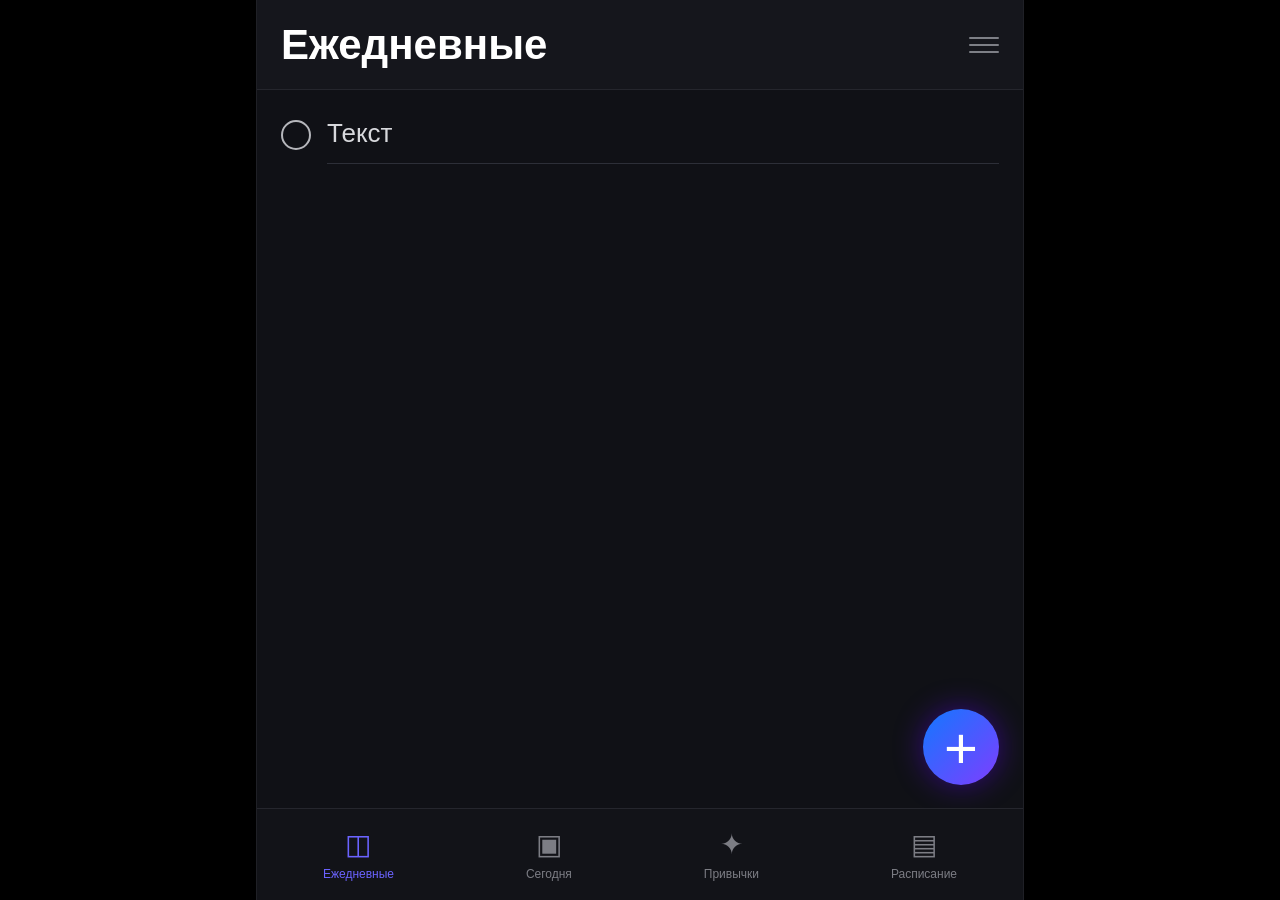
<file: nev1.html>
<!DOCTYPE html>
<html lang="ru">
<head>
  <meta charset="UTF-8" />
  <meta name="viewport" content="width=device-width, initial-scale=1.0" />
  <title>Ежедневные</title>

  <style>

    *{
      margin:0;
      padding:0;
      box-sizing:border-box;
      font-family:Arial,sans-serif;
    }

    body{
      background:#000;
      display:flex;
      justify-content:center;
      align-items:center;
      min-height:100vh;
      overflow:hidden;
    }

    .app{
      width:100%;
      max-width:768px;
      height:100vh;
      background:#101116;
      position:relative;
      overflow:hidden;
      border-left:1px solid #1f2026;
      border-right:1px solid #1f2026;
    }

    .header{
      height:90px;
      background:#15161c;
      border-bottom:1px solid #25262d;
      display:flex;
      align-items:center;
      justify-content:space-between;
      padding:0 24px;
    }

    .header h1{
      color:white;
      font-size:42px;
      font-weight:600;
    }

    .menu{
      display:flex;
      flex-direction:column;
      gap:5px;
      cursor:pointer;
    }

    .menu span{
      width:30px;
      height:2px;
      background:#7d7f86;
      border-radius:10px;
    }

    .content{
      padding:28px 24px;
    }

    .task{
      display:flex;
      align-items:flex-start;
      gap:16px;
    }

    .circle{
      width:30px;
      height:30px;
      border:2px solid #b6b7bc;
      border-radius:50%;
      margin-top:2px;
      flex-shrink:0;
    }

    .task-info{
      flex:1;
    }

    .task-info p{
      color:#d7d8dc;
      font-size:26px;
    }

    .line{
      width:100%;
      height:1px;
      background:#2d2f38;
      margin-top:14px;
    }

    .add-btn{
      position:absolute;
      right:24px;
      bottom:115px;
      width:76px;
      height:76px;
      border-radius:50%;
      border:none;
      font-size:58px;
      color:white;
      cursor:pointer;
      background:linear-gradient(135deg,#1278ff,#7f3dff);
      box-shadow:0 0 30px rgba(98,0,255,0.45);
    }

    .bottom-nav{
      position:absolute;
      bottom:0;
      left:0;
      width:100%;
      height:92px;
      background:#121318;
      border-top:1px solid #25262d;
      display:flex;
      justify-content:space-around;
      align-items:center;
    }

    .nav-item{
      display:flex;
      flex-direction:column;
      align-items:center;
      gap:6px;
      color:#7c7d84;
      font-size:12px;
      cursor:pointer;
    }

    .nav-item .icon{
      font-size:28px;
    }

    .nav-item.active{
      color:#6b63ff;
    }

    /* TABLET */

    @media (max-width:768px){

      .header h1{
        font-size:32px;
      }

      .task-info p{
        font-size:22px;
      }

      .add-btn{
        width:70px;
        height:70px;
        font-size:52px;
      }

    }

    /* PHONE */

    @media (max-width:480px){

      .header{
        padding:0 18px;
      }

      .content{
        padding:24px 18px;
      }

      .header h1{
        font-size:28px;
      }

      .task-info p{
        font-size:20px;
      }

      .circle{
        width:28px;
        height:28px;
      }

      .add-btn{
        width:66px;
        height:66px;
        bottom:110px;
        right:18px;
        font-size:48px;
      }

      .bottom-nav{
        height:86px;
      }

    }

  </style>
</head>

<body>

  <div class="app">

    <div class="header">

      <h1>Ежедневные</h1>

      <div class="menu">
        <span></span>
        <span></span>
        <span></span>
      </div>

    </div>

    <div class="content">

      <div class="task">

        <div class="circle"></div>

        <div class="task-info">
          <p>Текст</p>
          <div class="line"></div>
        </div>

      </div>

    </div>

    <button class="add-btn">+</button>

    <div class="bottom-nav">

      <div class="nav-item active">
        <div class="icon">◫</div>
        <span>Ежедневные</span>
      </div>

      <div class="nav-item">
        <div class="icon">▣</div>
        <span>Сегодня</span>
      </div>

      <div class="nav-item">
        <div class="icon">✦</div>
        <span>Привычки</span>
      </div>

      <div class="nav-item">
        <div class="icon">▤</div>
        <span>Расписание</span>
      </div>

    </div>

  </div>

</body>
</html>
</file>
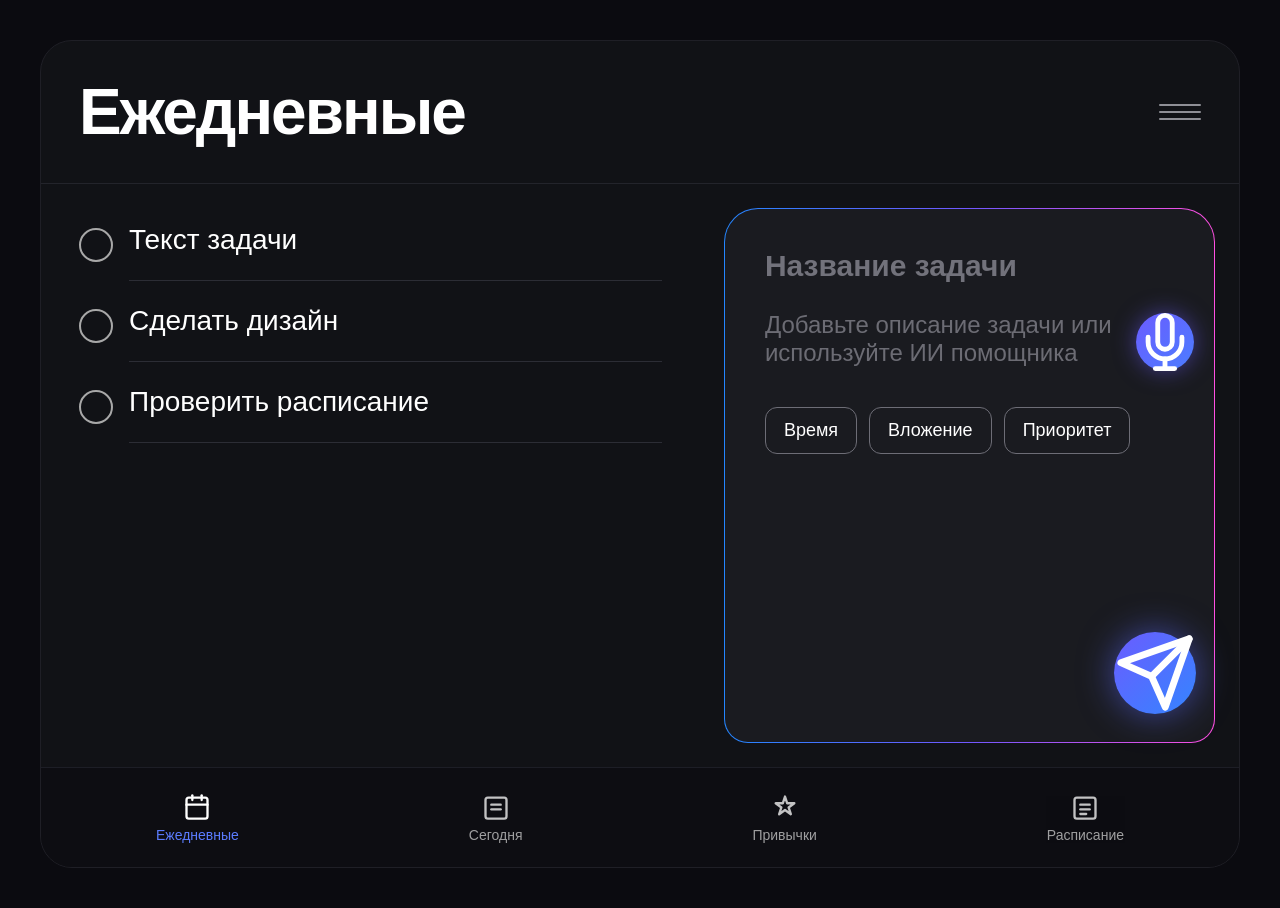
<file: nev2.html>
<!DOCTYPE html>
<html lang="ru">
<head>
<meta charset="UTF-8" />
<meta name="viewport" content="width=device-width, initial-scale=1.0" />

<title>Ежедневные</title>

<style>

*{
    margin:0;
    padding:0;
    box-sizing:border-box;
    font-family:Arial,sans-serif;
}

body{
    background:#0b0b10;
    display:flex;
    justify-content:center;
    align-items:center;
    min-height:100vh;
    color:white;
    overflow:hidden;
    padding:20px;
}

/* APP */

.app{
    width:100%;
    max-width:430px;
    height:100vh;
    max-height:940px;

    background:#111216;

    border:1px solid #1f1f26;
    border-radius:0;

    display:flex;
    flex-direction:column;

    overflow:hidden;
    position:relative;

    transition:0.3s;
}

/* HEADER */

.header{
    display:flex;
    justify-content:space-between;
    align-items:center;

    padding:28px 22px 20px;

    border-bottom:1px solid #23242b;
}

.title{
    font-size:52px;
    font-weight:600;
    letter-spacing:-2px;
}

.menu{
    width:42px;
    height:42px;

    display:flex;
    flex-direction:column;
    justify-content:center;
    gap:5px;

    cursor:pointer;
}

.menu span{
    width:100%;
    height:2px;

    background:#8f8f96;
    border-radius:20px;

    transition:0.3s;
}

/* MENU ACTIVE */

.menu.active span:nth-child(1){
    transform:translateY(7px) rotate(45deg);
}

.menu.active span:nth-child(2){
    opacity:0;
}

.menu.active span:nth-child(3){
    transform:translateY(-7px) rotate(-45deg);
}

/* CONTENT */

.content{
    flex:1;
    overflow-y:auto;
    padding:28px 22px 120px;
}

.content::-webkit-scrollbar{
    width:4px;
}

.content::-webkit-scrollbar-thumb{
    background:#353742;
    border-radius:10px;
}

/* TASK */

.task{
    display:flex;
    gap:16px;
    margin-bottom:24px;
}

.circle{
    width:34px;
    height:34px;

    border:2px solid #a8a8a8;
    border-radius:50%;

    flex-shrink:0;
    margin-top:4px;

    cursor:pointer;
    transition:0.3s;
}

.circle.active{
    background:linear-gradient(135deg,#5d6dff,#2e8cff);
    border-color:transparent;
}

.task-content{
    width:100%;
}

.task-content h2{
    font-size:22px;
    font-weight:400;
}

.line{
    width:100%;
    height:1px;

    background:#2c2d35;
    margin-top:24px;
}

/* BOTTOM PANEL */

.bottom-panel{
    position:relative;

    margin:0 12px 14px;

    border-radius:34px 34px 24px 24px;

    background:linear-gradient(90deg,#2486ff,#7157ff,#ff4fe1);

    padding:1px;

    min-height:350px;
}

.panel-inner{
    background:#1a1b20;

    border-radius:33px 33px 23px 23px;

    width:100%;
    height:100%;

    padding:28px 24px;

    position:relative;
}

.panel-inner h3{
    color:#72727b;
    font-size:22px;
    margin-bottom:28px;
}

.description{
    color:#6c6c74;
    font-size:20px;
    margin-bottom:40px;
}

/* TAGS */

.tags{
    display:flex;
    gap:12px;
    flex-wrap:wrap;
}

.tag{
    padding:12px 18px;

    border:1px solid #6d6d76;
    border-radius:12px;

    background:transparent;

    color:white;
    font-size:18px;

    cursor:pointer;
    transition:0.3s;
}

.tag:hover{
    background:#25262e;
    transform:translateY(-2px);
}

/* BUTTONS */

.mic-btn{
    position:absolute;

    right:20px;
    top:104px;

    width:58px;
    height:58px;

    border-radius:50%;
    border:none;

    background:linear-gradient(135deg,#6b5cff,#4b7dff);

    display:flex;
    align-items:center;
    justify-content:center;

    box-shadow:0 0 22px rgba(108,92,255,0.5);

    cursor:pointer;
    transition:0.3s;
}

.send-btn{
    position:absolute;

    right:18px;
    bottom:28px;

    width:82px;
    height:82px;

    border-radius:50%;
    border:none;

    background:linear-gradient(135deg,#6b5cff,#3485ff);

    display:flex;
    align-items:center;
    justify-content:center;

    box-shadow:0 0 35px rgba(88,101,242,0.6);

    cursor:pointer;
    transition:0.3s;
}

.mic-btn:hover,
.send-btn:hover{
    transform:scale(1.05);
}

/* NAVIGATION */

.bottom-nav{
    height:92px;

    background:#0d0d12;

    border-top:1px solid #1d1e26;

    display:flex;
    justify-content:space-around;
    align-items:center;
}

.nav-item{
    display:flex;
    flex-direction:column;
    align-items:center;

    gap:6px;

    color:#d0d0d0;

    opacity:0.75;

    font-size:14px;

    cursor:pointer;
    transition:0.3s;
}

.nav-item.active{
    color:#5b7cff;
    opacity:1;
}

.nav-item:hover{
    opacity:1;
    transform:translateY(-2px);
}

.nav-item svg{
    width:28px;
    height:28px;
}

/* SVG */

svg{
    stroke:white;
    fill:none;
    stroke-width:2;
    stroke-linecap:round;
    stroke-linejoin:round;
}

/* DESKTOP */

@media (min-width:1024px){

    body{
        padding:40px;
    }

    .app{
        max-width:1450px;
        width:100%;
        height:92vh;

        border-radius:32px;

        display:grid;
        grid-template-columns:1.1fr 0.9fr;
        grid-template-rows:auto 1fr auto;
    }

    .header{
        grid-column:1 / 3;

        padding:34px 38px;
    }

    .title{
        font-size:64px;
    }

    .content{
        padding:40px 38px;
    }

    .task-content h2{
        font-size:28px;
    }

    .bottom-panel{
        margin:24px;
        min-height:auto;
    }

    .panel-inner{
        padding:40px;
    }

    .panel-inner h3{
        font-size:30px;
    }

    .description{
        font-size:24px;
    }

    .bottom-nav{
        grid-column:1 / 3;
        height:100px;
    }

}

/* TABLET */

@media (max-width:1023px){

    .app{
        border-radius:28px;
    }

}

/* PHONE */

@media (max-width:480px){

    body{
        padding:0;
    }

    .app{
        max-width:100%;
        height:100vh;
        border-radius:0;
        border:none;
    }

    .header{
        padding:22px 18px 18px;
    }

    .title{
        font-size:40px;
    }

    .content{
        padding:22px 18px 110px;
    }

    .task{
        gap:14px;
    }

    .task-content h2{
        font-size:19px;
    }

    .circle{
        width:30px;
        height:30px;
    }

    .bottom-panel{
        margin:0 10px 10px;
        min-height:300px;
    }

    .panel-inner{
        padding:24px 20px;
    }

    .panel-inner h3{
        font-size:20px;
    }

    .description{
        font-size:17px;
    }

    .tag{
        font-size:15px;
        padding:10px 14px;
    }

    .mic-btn{
        width:52px;
        height:52px;
        top:96px;
    }

    .send-btn{
        width:68px;
        height:68px;
    }

    .bottom-nav{
        height:84px;
    }

    .nav-item{
        font-size:11px;
    }

    .nav-item svg{
        width:24px;
        height:24px;
    }

}

</style>
</head>

<body>

<div class="app">

    <!-- HEADER -->

    <div class="header">

        <div class="title">Ежедневные</div>

        <div class="menu" id="menuBtn">
            <span></span>
            <span></span>
            <span></span>
        </div>

    </div>

    <!-- CONTENT -->

    <div class="content">

        <div class="task">

            <div class="circle"></div>

            <div class="task-content">
                <h2>Текст задачи</h2>
                <div class="line"></div>
            </div>

        </div>

        <div class="task">

            <div class="circle"></div>

            <div class="task-content">
                <h2>Сделать дизайн</h2>
                <div class="line"></div>
            </div>

        </div>

        <div class="task">

            <div class="circle"></div>

            <div class="task-content">
                <h2>Проверить расписание</h2>
                <div class="line"></div>
            </div>

        </div>

    </div>

    <!-- PANEL -->

    <div class="bottom-panel">

        <div class="panel-inner">

            <h3>Название задачи</h3>

            <div class="description">
                Добавьте описание задачи или используйте ИИ помощника
            </div>

            <div class="tags">
                <button class="tag">Время</button>
                <button class="tag">Вложение</button>
                <button class="tag">Приоритет</button>
            </div>

            <!-- MIC -->

            <button class="mic-btn">

                <svg viewBox="0 0 24 24">
                    <path d="M12 1a3 3 0 0 0-3 3v8a3 3 0 0 0 6 0V4a3 3 0 0 0-3-3z"></path>
                    <path d="M19 10v2a7 7 0 0 1-14 0v-2"></path>
                    <line x1="12" y1="19" x2="12" y2="23"></line>
                    <line x1="8" y1="23" x2="16" y2="23"></line>
                </svg>

            </button>

            <!-- SEND -->

            <button class="send-btn">

                <svg viewBox="0 0 24 24">
                    <line x1="22" y1="2" x2="11" y2="13"></line>
                    <polygon points="22 2 15 22 11 13 2 9 22 2"></polygon>
                </svg>

            </button>

        </div>

    </div>

    <!-- NAVIGATION -->

    <div class="bottom-nav">

        <div class="nav-item active">

            <svg viewBox="0 0 24 24">
                <rect x="3" y="4" width="18" height="18" rx="2"></rect>
                <line x1="16" y1="2" x2="16" y2="6"></line>
                <line x1="8" y1="2" x2="8" y2="6"></line>
                <line x1="3" y1="10" x2="21" y2="10"></line>
            </svg>

            <span>Ежедневные</span>

        </div>

        <div class="nav-item">

            <svg viewBox="0 0 24 24">
                <rect x="3" y="4" width="18" height="18" rx="2"></rect>
                <line x1="8" y1="10" x2="16" y2="10"></line>
                <line x1="8" y1="14" x2="16" y2="14"></line>
            </svg>

            <span>Сегодня</span>

        </div>

        <div class="nav-item">

            <svg viewBox="0 0 24 24">
                <path d="M12 3l1.9 5.8h6.1l-4.9 3.6 1.9 5.8L12 14.6 7 18.2l1.9-5.8L4 8.8h6.1z"></path>
            </svg>

            <span>Привычки</span>

        </div>

        <div class="nav-item">

            <svg viewBox="0 0 24 24">
                <rect x="3" y="4" width="18" height="18" rx="2"></rect>
                <line x1="8" y1="10" x2="16" y2="10"></line>
                <line x1="8" y1="14" x2="16" y2="14"></line>
                <line x1="8" y1="18" x2="13" y2="18"></line>
            </svg>

            <span>Расписание</span>

        </div>

    </div>

</div>

<script>

/* MENU */

const menuBtn = document.getElementById("menuBtn");

menuBtn.addEventListener("click", () => {
    menuBtn.classList.toggle("active");
});

/* TASK CHECK */

const circles = document.querySelectorAll(".circle");

circles.forEach(circle => {

    circle.addEventListener("click", () => {

        circle.classList.toggle("active");

    });

});

/* NAVIGATION ACTIVE */

const navItems = document.querySelectorAll(".nav-item");

navItems.forEach(item => {

    item.addEventListener("click", () => {

        navItems.forEach(nav => nav.classList.remove("active"));

        item.classList.add("active");

    });

});

/* BUTTON ANIMATION */

const sendBtn = document.querySelector(".send-btn");

sendBtn.addEventListener("click", () => {

    sendBtn.style.transform = "scale(0.9)";

    setTimeout(() => {
        sendBtn.style.transform = "scale(1)";
    }, 150);

});

/* MIC BUTTON */

const micBtn = document.querySelector(".mic-btn");

micBtn.addEventListener("click", () => {

    micBtn.style.transform = "scale(0.9)";

    setTimeout(() => {
        micBtn.style.transform = "scale(1)";
    }, 150);

});

</script>

</body>
</html>
</file>
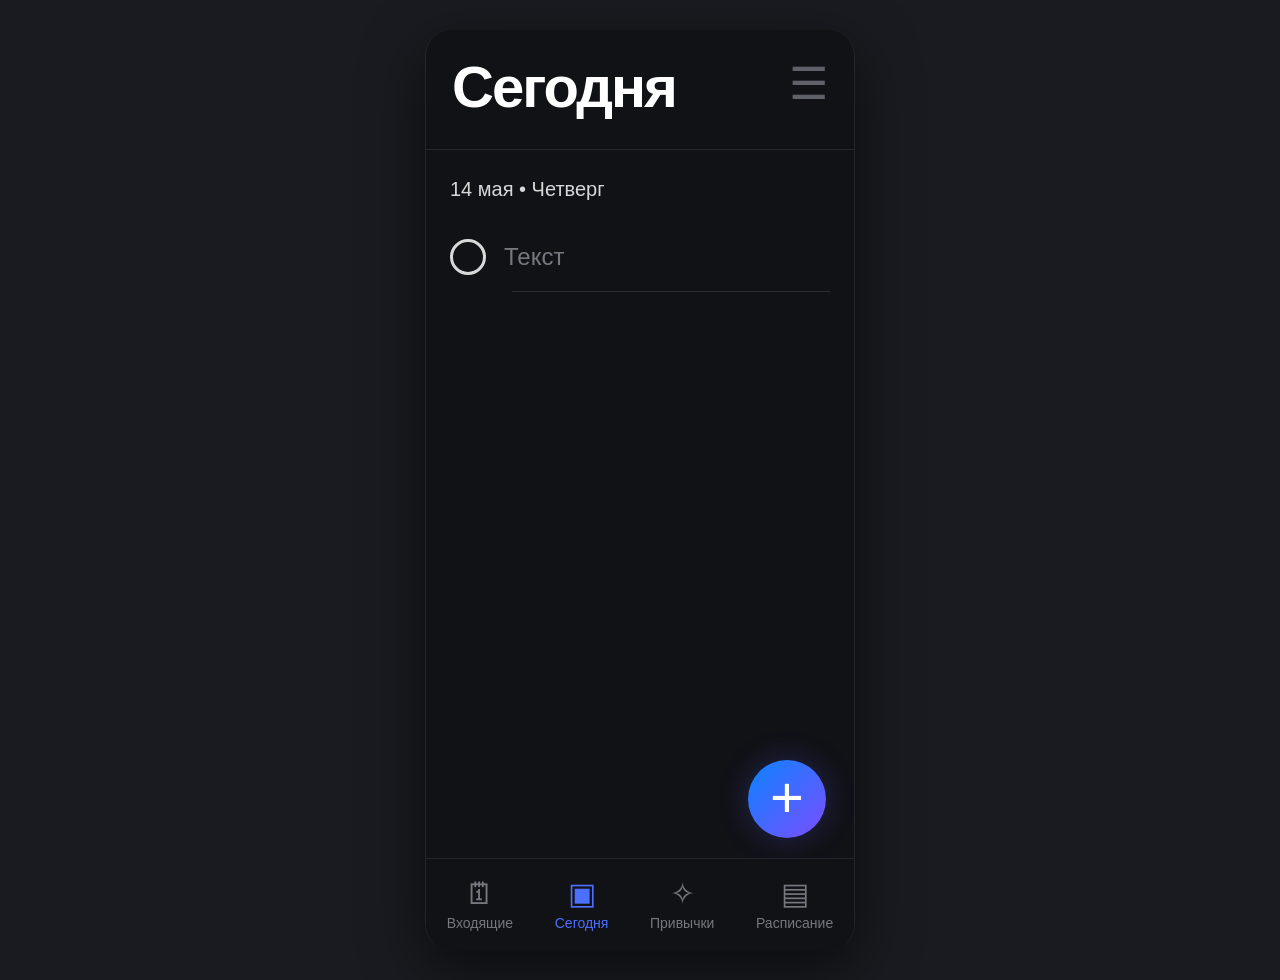
<file: nev3.html>
<!DOCTYPE html>
<html lang="ru">
<head>
<meta charset="UTF-8" />
<meta name="viewport" content="width=device-width, initial-scale=1.0"/>

<title>Сегодня</title>

<style>

*{
    margin:0;
    padding:0;
    box-sizing:border-box;
    font-family:-apple-system,BlinkMacSystemFont,"Segoe UI",sans-serif;
}

body{
    background:#1a1b20;
    display:flex;
    justify-content:center;
    align-items:center;
    min-height:100vh;
}

/* ОСНОВНОЙ ЭКРАН */

.app{
    width:100%;
    max-width:430px;
    height:100vh;
    background:#111216;
    position:relative;
    overflow:hidden;
    border-left:1px solid #22242b;
    border-right:1px solid #22242b;
}

/* HEADER */

.header{
    height:120px;
    padding:28px 26px 0;
    border-bottom:1px solid #262831;
    display:flex;
    justify-content:space-between;
    align-items:flex-start;
}

.title{
    color:white;
    font-size:58px;
    font-weight:700;
    letter-spacing:-2px;
    line-height:1;
}

.menu{
    color:#5f6168;
    font-size:44px;
    line-height:1;
    margin-top:4px;
    user-select:none;
    cursor:pointer;
}

/* CONTENT */

.content{
    padding:28px 24px;
}

.date{
    color:#d8d8d8;
    font-size:20px;
    font-weight:500;
    margin-bottom:38px;
}

.task{
    display:flex;
    align-items:center;
    gap:18px;
}

.circle{
    width:36px;
    height:36px;
    border:3px solid #d9d9d9;
    border-radius:50%;
    flex-shrink:0;
}

.task input{
    width:100%;
    background:transparent;
    border:none;
    outline:none;
    color:white;
    font-size:24px;
    font-weight:400;
}

.task input::placeholder{
    color:#76787f;
}

.line{
    width:calc(100% - 62px);
    height:1px;
    background:#2b2d33;
    margin-left:62px;
    margin-top:16px;
}

/* ПЛЮС */

.add-btn{
    position:absolute;
    right:28px;
    bottom:112px;

    width:78px;
    height:78px;

    border:none;
    border-radius:50%;

    background:linear-gradient(135deg,#0a84ff,#7c4dff);

    color:white;
    font-size:58px;
    font-weight:200;

    display:flex;
    align-items:center;
    justify-content:center;

    padding-bottom:6px;

    box-shadow:0 0 30px rgba(90,90,255,.25);

    cursor:pointer;
}

/* BOTTOM NAV */

.bottom-nav{
    position:absolute;
    bottom:0;
    left:0;

    width:100%;
    height:92px;

    background:#111216;
    border-top:1px solid #22242b;

    display:flex;
    justify-content:space-around;
    align-items:center;
}

.nav-item{
    display:flex;
    flex-direction:column;
    align-items:center;
    justify-content:center;
    gap:6px;

    color:#76787f;
    font-size:14px;
    font-weight:500;
}

.nav-item .icon{
    font-size:30px;
    line-height:1;
}

.nav-item.active{
    color:#4d6fff;
}

/* АДАПТАЦИЯ ПОД ТЕЛЕФОН */

@media (max-width:480px){

    .header{
        height:92px;
        padding:24px 18px 0;
    }

    .title{
        font-size:36px;
    }

    .menu{
        font-size:34px;
    }

    .content{
        padding:24px 18px;
    }

    .date{
        font-size:16px;
        margin-bottom:28px;
    }

    .circle{
        width:28px;
        height:28px;
        border-width:2px;
    }

    .task{
        gap:14px;
    }

    .task input{
        font-size:18px;
    }

    .line{
        width:calc(100% - 42px);
        margin-left:42px;
        margin-top:14px;
    }

    .bottom-nav{
        height:82px;
    }

    .nav-item{
        font-size:11px;
    }

    .nav-item .icon{
        font-size:24px;
    }

    .add-btn{
        width:66px;
        height:66px;
        right:20px;
        bottom:96px;
        font-size:48px;
    }
}

/* ПК */

@media (min-width:900px){

    body{
        padding:30px;
    }

    .app{
        height:920px;
        border-radius:26px;
        box-shadow:0 20px 60px rgba(0,0,0,.55);
    }
}

</style>
</head>

<body>

<div class="app">

    <!-- HEADER -->

    <div class="header">

        <div class="title">
            Сегодня
        </div>

        <div class="menu">
            ☰
        </div>

    </div>

    <!-- CONTENT -->

    <div class="content">

        <div class="date">
            14 мая • Четверг
        </div>

        <div class="task">

            <div class="circle"></div>

            <input type="text" placeholder="Текст">

        </div>

        <div class="line"></div>

    </div>

    <!-- BUTTON -->

    <button class="add-btn">
        +
    </button>

    <!-- BOTTOM NAV -->

    <div class="bottom-nav">

        <div class="nav-item">

            <div class="icon">🗓</div>

            <div>Входящие</div>

        </div>

        <div class="nav-item active">

            <div class="icon">▣</div>

            <div>Сегодня</div>

        </div>

        <div class="nav-item">

            <div class="icon">✧</div>

            <div>Привычки</div>

        </div>

        <div class="nav-item">

            <div class="icon">▤</div>

            <div>Расписание</div>

        </div>

    </div>

</div>

</body>
</html>
</file>
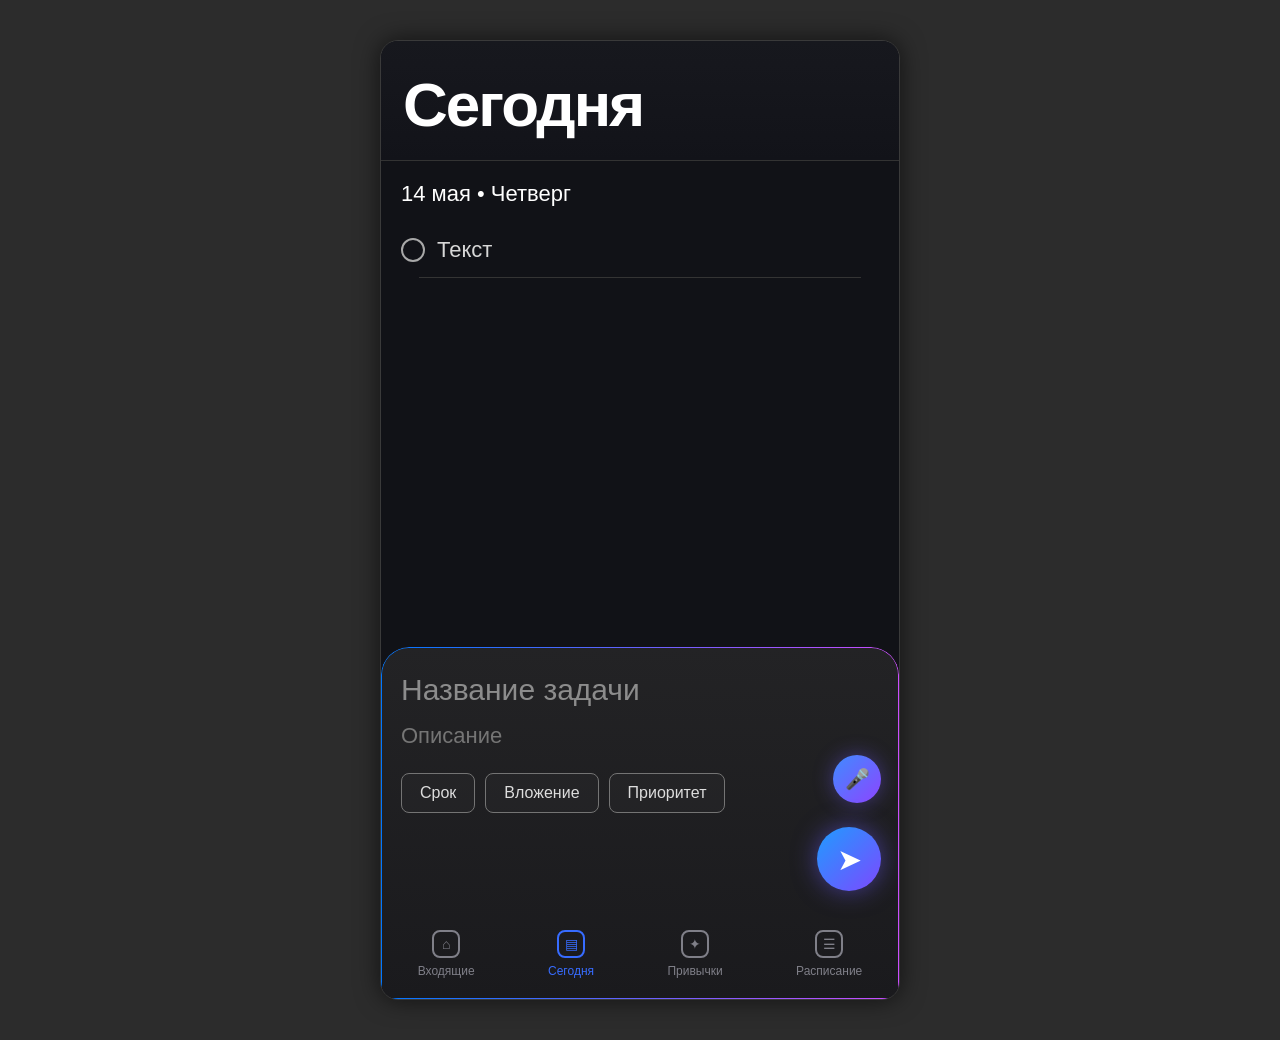
<file: nev4.html>
<!DOCTYPE html>
<html lang="ru">
<head>
<meta charset="UTF-8" />
<meta name="viewport" content="width=device-width, initial-scale=1.0"/>
<title>Today UI</title>

<style>

*{
    margin:0;
    padding:0;
    box-sizing:border-box;
    font-family:Arial,sans-serif;
}

body{
    background:#2c2c2c;
    min-height:100vh;
    display:flex;
    justify-content:center;
    align-items:center;
    padding:20px;
}

/* ========================= */
/* ОСНОВНОЙ КОНТЕЙНЕР */
/* ========================= */

.phone{
    width:100%;
    max-width:430px;
    height:920px;
    background:#111217;
    border:1px solid #3a3a3a;
    overflow:hidden;
    position:relative;
    color:white;
    border-radius:0;
    box-shadow:0 0 25px rgba(0,0,0,0.6);
}

/* ========================= */
/* HEADER */
/* ========================= */

.header{
    padding:28px 22px 20px;
    border-bottom:1px solid #333;
    background:linear-gradient(to bottom,#17181e,#121319);
}

.header h1{
    font-size:56px;
    font-weight:700;
    letter-spacing:-2px;
}

/* ========================= */
/* CONTENT */
/* ========================= */

.content{
    padding:20px;
    position:relative;
    height:calc(100% - 120px);
}

.date{
    font-size:18px;
    color:#fff;
    margin-bottom:30px;
}

.task{
    display:flex;
    align-items:center;
    gap:12px;
}

.circle{
    width:24px;
    height:24px;
    border-radius:50%;
    border:2px solid #a8a8a8;
}

.task span{
    color:#d7d7d7;
    font-size:20px;
}

.line{
    margin-top:14px;
    margin-left:18px;
    width:calc(100% - 36px);
    height:1px;
    background:#343434;
}

/* ========================= */
/* НИЖНЯЯ ПАНЕЛЬ */
/* ========================= */

.bottom{
    position:absolute;
    left:0;
    bottom:0;
    width:100%;
    height:42%;
    background:linear-gradient(180deg,#232325,#1a1a1d);
    border-top-left-radius:28px;
    border-top-right-radius:28px;
    overflow:hidden;
}

/* градиентная обводка */

.bottom::before{
    content:"";
    position:absolute;
    inset:0;
    border-radius:28px 28px 0 0;
    padding:1.2px;
    background:linear-gradient(90deg,#0077ff,#cc4cff);
    
    -webkit-mask:
      linear-gradient(#fff 0 0) content-box,
      linear-gradient(#fff 0 0);

    -webkit-mask-composite:xor;
    mask-composite:exclude;
    pointer-events:none;
}

.bottom-content{
    position:relative;
    padding:26px 20px;
    height:100%;
}

.task-name{
    font-size:17px;
    color:#8c8c8c;
    margin-bottom:16px;
}

.desc{
    font-size:16px;
    color:#757575;
    margin-bottom:24px;
}

.tags{
    display:flex;
    gap:10px;
    flex-wrap:wrap;
}

.tag{
    border:1px solid #747474;
    color:#ddd;
    padding:7px 14px;
    border-radius:8px;
    font-size:15px;
    background:rgba(255,255,255,0.02);
}

/* ========================= */
/* КНОПКИ */
/* ========================= */

.mic{
    position:absolute;
    right:18px;
    top:108px;
    width:42px;
    height:42px;
    border-radius:50%;
    background:linear-gradient(135deg,#3f8cff,#8d44ff);
    display:flex;
    justify-content:center;
    align-items:center;
    font-size:20px;
    box-shadow:0 0 20px rgba(114,89,255,.4);
}

.send{
    position:absolute;
    right:18px;
    bottom:108px;
    width:58px;
    height:58px;
    border-radius:50%;
    background:linear-gradient(135deg,#1f9cff,#7d48ff);
    display:flex;
    justify-content:center;
    align-items:center;
    font-size:30px;
    box-shadow:0 0 25px rgba(108,89,255,.5);
}

/* ========================= */
/* NAVBAR */
/* ========================= */

.navbar{
    position:absolute;
    left:0;
    bottom:0;
    width:100%;
    height:90px;
    display:flex;
    justify-content:space-around;
    align-items:center;
    z-index:10;
}

.nav-item{
    display:flex;
    flex-direction:column;
    align-items:center;
    gap:6px;
    color:#7f7f88;
    font-size:12px;
}

.nav-item.active{
    color:#376cff;
}

.icon{
    width:28px;
    height:28px;
    border:2px solid currentColor;
    border-radius:8px;
    display:flex;
    align-items:center;
    justify-content:center;
    font-size:14px;
}

/* ========================= */
/* АДАПТАЦИЯ ДЛЯ ТЕЛЕФОНА */
/* ========================= */

@media (max-width:768px){

    body{
        padding:0;
        background:#111217;
    }

    .phone{
        max-width:100%;
        width:100%;
        height:100vh;
        border:none;
    }

    .header h1{
        font-size:42px;
    }

    .date{
        font-size:17px;
    }

    .task span{
        font-size:18px;
    }

    .bottom{
        height:45%;
    }
}

/* ========================= */
/* АДАПТАЦИЯ ДЛЯ ПК */
/* ========================= */

@media (min-width:769px){

    body{
        padding:40px;
    }

    .phone{
        max-width:520px;
        height:960px;
        border-radius:18px;
    }

    .header h1{
        font-size:62px;
    }

    .date{
        font-size:22px;
    }

    .task span{
        font-size:22px;
    }

    .task-name{
        font-size:30px;
    }

    .desc{
        font-size:22px;
    }

    .tag{
        font-size:16px;
        padding:10px 18px;
    }

    .mic{
        width:48px;
        height:48px;
    }

    .send{
        width:64px;
        height:64px;
    }
}

</style>
</head>

<body>

<div class="phone">

    <div class="header">
        <h1>Сегодня</h1>
    </div>

    <div class="content">

        <div class="date">14 мая • Четверг</div>

        <div class="task">
            <div class="circle"></div>
            <span>Текст</span>
        </div>

        <div class="line"></div>

        <div class="bottom">

            <div class="bottom-content">

                <div class="task-name">Название задачи</div>

                <div class="desc">Описание</div>

                <div class="tags">
                    <div class="tag">Срок</div>
                    <div class="tag">Вложение</div>
                    <div class="tag">Приоритет</div>
                </div>

                <div class="mic">🎤</div>

                <div class="send">➤</div>

            </div>

        </div>

    </div>

    <div class="navbar">

        <div class="nav-item">
            <div class="icon">⌂</div>
            <span>Входящие</span>
        </div>

        <div class="nav-item active">
            <div class="icon">▤</div>
            <span>Сегодня</span>
        </div>

        <div class="nav-item">
            <div class="icon">✦</div>
            <span>Привычки</span>
        </div>

        <div class="nav-item">
            <div class="icon">☰</div>
            <span>Расписание</span>
        </div>

    </div>

</div>

</body>
</html>
</file>
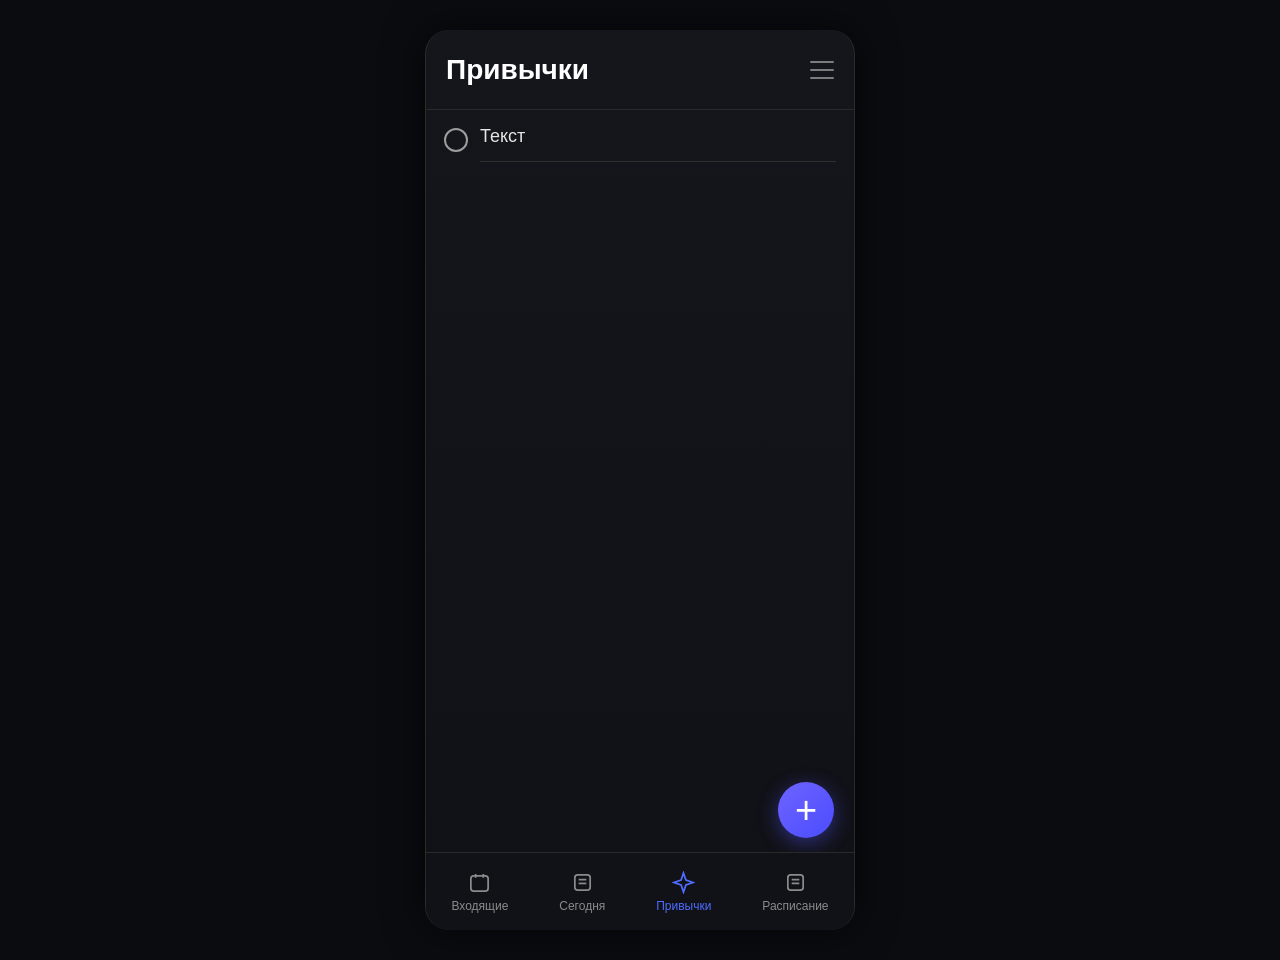
<file: nev5.html>
<!DOCTYPE html>
<html lang="ru">
<head>
<meta charset="UTF-8" />
<meta name="viewport" content="width=device-width, initial-scale=1.0"/>
<title>Привычки</title>

<style>
*{
    margin:0;
    padding:0;
    box-sizing:border-box;
    font-family:Arial, sans-serif;
}

body{
    background:#0f1014;
    display:flex;
    justify-content:center;
    align-items:center;
    min-height:100vh;
    color:white;
}

/* ОСНОВНОЙ ЭКРАН */
.app{
    width:100%;
    max-width:430px;
    height:100vh;
    background:linear-gradient(to bottom,#15161c,#101116);
    position:relative;
    overflow:hidden;
    border-left:1px solid #2a2a2a;
    border-right:1px solid #2a2a2a;
}

/* ПК */
@media (min-width:900px){
    body{
        padding:30px;
        background:#0b0c10;
    }

    .app{
        height:900px;
        border-radius:24px;
        box-shadow:0 0 40px rgba(0,0,0,0.7);
    }
}

/* HEADER */
.header{
    height:80px;
    padding:18px 20px;
    border-bottom:1px solid #2a2a2a;
    display:flex;
    align-items:center;
    justify-content:space-between;
}

.header h1{
    font-size:28px;
    font-weight:700;
}

.menu{
    width:24px;
    height:18px;
    position:relative;
}

.menu span{
    position:absolute;
    width:100%;
    height:2px;
    background:#7c7c7c;
    border-radius:10px;
    left:0;
}

.menu span:nth-child(1){top:0;}
.menu span:nth-child(2){top:8px;}
.menu span:nth-child(3){top:16px;}

/* СПИСОК */
.content{
    padding:16px 18px 120px;
}

.habit{
    display:flex;
    align-items:flex-start;
    gap:12px;
}

.circle{
    width:24px;
    height:24px;
    border:2px solid #9d9d9d;
    border-radius:50%;
    flex-shrink:0;
    margin-top:2px;
}

.habit-info{
    width:100%;
}

.habit-info p{
    color:#e5e5e5;
    font-size:18px;
    margin-bottom:14px;
}

.line{
    width:100%;
    height:1px;
    background:#2d2d2d;
}

/* КНОПКА + */
.add-btn{
    position:absolute;
    right:20px;
    bottom:92px;
    width:56px;
    height:56px;
    border:none;
    border-radius:50%;
    background:linear-gradient(135deg,#6f63ff,#4a4dff);
    color:white;
    font-size:38px;
    font-weight:300;
    cursor:pointer;
    box-shadow:0 5px 20px rgba(84,84,255,0.45);
}

/* НИЖНЕЕ МЕНЮ */
.bottom-nav{
    position:absolute;
    bottom:0;
    left:0;
    width:100%;
    height:78px;
    border-top:1px solid #2a2a2a;
    background:#111217;
    display:flex;
    justify-content:space-around;
    align-items:center;
}

.nav-item{
    display:flex;
    flex-direction:column;
    align-items:center;
    gap:5px;
    color:#8b8b8b;
    font-size:12px;
}

.nav-item svg{
    width:23px;
    height:23px;
    stroke:currentColor;
}

.nav-item.active{
    color:#4f6cff;
}
</style>
</head>

<body>

<div class="app">

    <!-- HEADER -->
    <div class="header">
        <h1>Привычки</h1>

        <div class="menu">
            <span></span>
            <span></span>
            <span></span>
        </div>
    </div>

    <!-- CONTENT -->
    <div class="content">

        <div class="habit">

            <div class="circle"></div>

            <div class="habit-info">
                <p>Текст</p>
                <div class="line"></div>
            </div>

        </div>

    </div>

    <!-- КНОПКА -->
    <button class="add-btn">+</button>

    <!-- NAVBAR -->
    <div class="bottom-nav">

        <div class="nav-item">
            <svg fill="none" viewBox="0 0 24 24" stroke-width="1.8">
                <rect x="3" y="5" width="18" height="16" rx="3"></rect>
                <line x1="8" y1="3" x2="8" y2="7"></line>
                <line x1="16" y1="3" x2="16" y2="7"></line>
            </svg>
            <span>Входящие</span>
        </div>

        <div class="nav-item">
            <svg fill="none" viewBox="0 0 24 24" stroke-width="1.8">
                <rect x="4" y="4" width="16" height="16" rx="3"></rect>
                <line x1="8" y1="9" x2="16" y2="9"></line>
                <line x1="8" y1="13" x2="16" y2="13"></line>
            </svg>
            <span>Сегодня</span>
        </div>

        <div class="nav-item active">
            <svg fill="none" viewBox="0 0 24 24" stroke-width="1.8">
                <path d="M12 2L14.5 9.5L22 12L14.5 14.5L12 22L9.5 14.5L2 12L9.5 9.5L12 2Z"></path>
            </svg>
            <span>Привычки</span>
        </div>

        <div class="nav-item">
            <svg fill="none" viewBox="0 0 24 24" stroke-width="1.8">
                <rect x="4" y="4" width="16" height="16" rx="3"></rect>
                <line x1="8" y1="9" x2="16" y2="9"></line>
                <line x1="8" y1="13" x2="16" y2="13"></line>
            </svg>
            <span>Расписание</span>
        </div>

    </div>

</div>

</body>
</html>
</file>
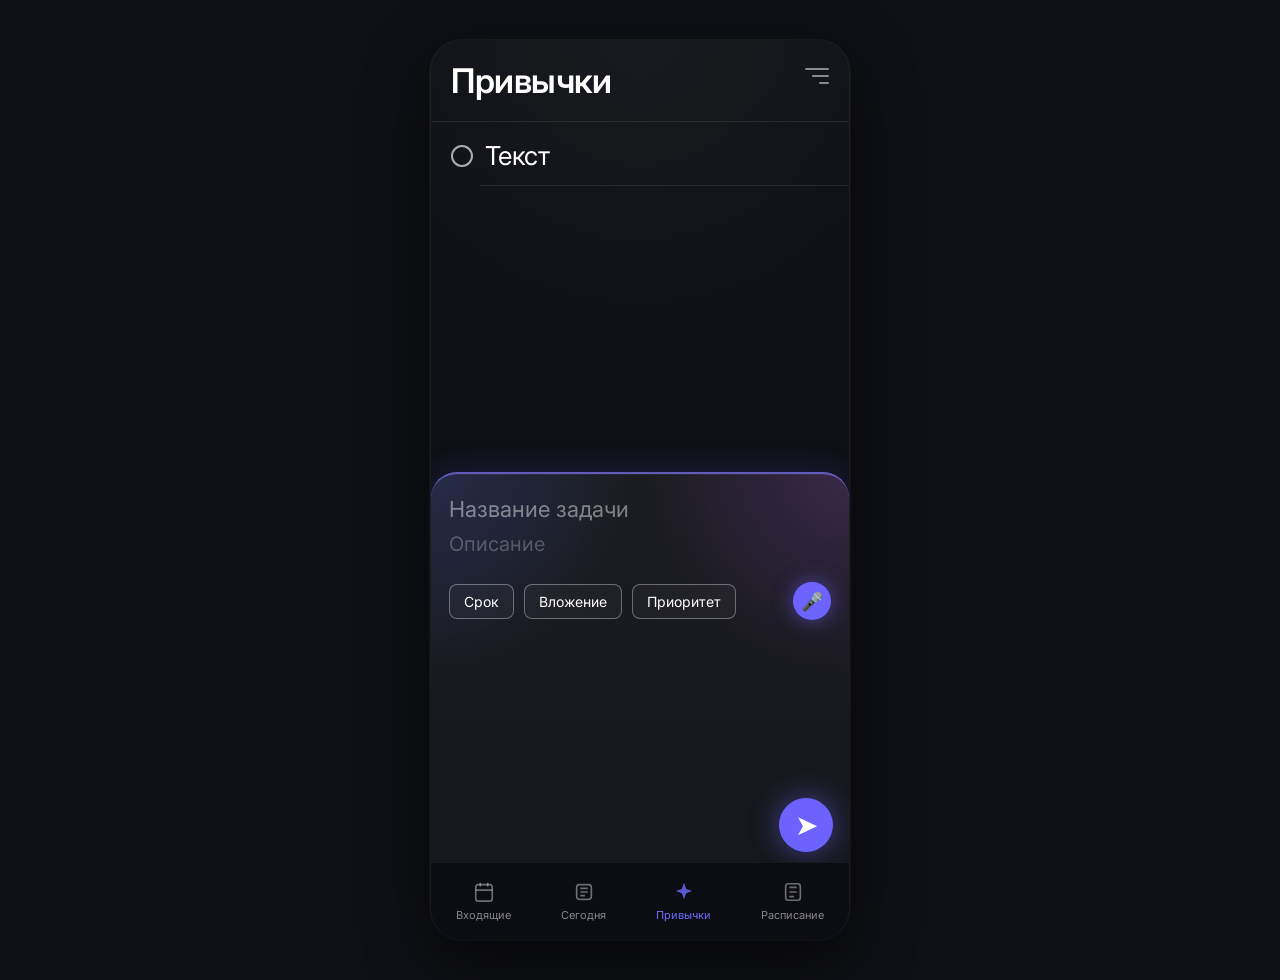
<file: nev6.html>
<!DOCTYPE html>
<html lang="ru">
<head>
<meta charset="UTF-8" />
<meta name="viewport" content="width=device-width, initial-scale=1.0"/>
<title>Привычки</title>

<link rel="preconnect" href="https://fonts.googleapis.com">
<link href="https://fonts.googleapis.com/css2?family=Inter:wght@400;500;600&display=swap" rel="stylesheet">

<style>
*{
    margin:0;
    padding:0;
    box-sizing:border-box;
}

body{
    font-family:'Inter',sans-serif;
    background:#0f1015;
    display:flex;
    justify-content:center;
    align-items:center;
    min-height:100vh;
    color:white;
    overflow:hidden;
}

/* ОСНОВНОЙ ЭКРАН */

.app{
    width:100%;
    max-width:420px;
    height:100vh;
    background:
        radial-gradient(circle at top, rgba(255,255,255,0.04), transparent 30%),
        linear-gradient(to bottom,#111217,#0d0e13);
    position:relative;
    overflow:hidden;
    border-left:1px solid rgba(255,255,255,0.05);
    border-right:1px solid rgba(255,255,255,0.05);
}

/* HEADER */

.header{
    height:82px;
    padding:20px 20px 0;
    border-bottom:1px solid rgba(255,255,255,0.08);
    display:flex;
    align-items:flex-start;
    justify-content:space-between;
}

.header h1{
    font-size:28px;
    font-weight:600;
    letter-spacing:-0.5px;
}

.menu{
    width:24px;
    display:flex;
    flex-direction:column;
    gap:5px;
    margin-top:8px;
}

.menu span{
    height:2px;
    border-radius:10px;
    background:rgba(255,255,255,0.5);
}

.menu span:nth-child(2){
    width:70%;
    margin-left:auto;
}

.menu span:nth-child(3){
    width:40%;
    margin-left:auto;
}

/* TASK */

.task{
    padding:18px 20px;
}

.task-row{
    display:flex;
    align-items:center;
    gap:12px;
}

.circle{
    width:22px;
    height:22px;
    border:2px solid rgba(255,255,255,0.65);
    border-radius:50%;
}

.task-text{
    font-size:24px;
    color:white;
}

.line{
    width:100%;
    height:1px;
    background:rgba(255,255,255,0.08);
    margin-top:14px;
    margin-left:28px;
}

/* INPUT CARD */

.bottom-card{
    position:absolute;
    left:0;
    right:0;
    bottom:78px;
    height:365px;
    padding:22px 18px;
    border-top-left-radius:26px;
    border-top-right-radius:26px;

    background:
        radial-gradient(circle at top left, rgba(88,117,255,0.18), transparent 35%),
        radial-gradient(circle at top right, rgba(195,98,255,0.18), transparent 35%),
        linear-gradient(180deg,#1b1c21,#17181d);

    border-top:2px solid rgba(130,120,255,0.7);
    box-shadow:
        0 -2px 30px rgba(95,87,255,0.18),
        inset 0 1px 0 rgba(255,255,255,0.05);
}

.task-name{
    color:rgba(255,255,255,0.45);
    font-size:22px;
    margin-bottom:10px;
}

.task-desc{
    color:rgba(255,255,255,0.25);
    font-size:20px;
    margin-bottom:26px;
}

/* TAGS */

.tags{
    display:flex;
    align-items:center;
    gap:10px;
    flex-wrap:wrap;
}

.tag{
    padding:8px 14px;
    border-radius:8px;
    border:1px solid rgba(255,255,255,0.35);
    color:white;
    font-size:14px;
    background:rgba(255,255,255,0.03);
    backdrop-filter:blur(8px);
}

.mic{
    margin-left:auto;
    width:38px;
    height:38px;
    border-radius:50%;
    background:#6d63ff;
    display:flex;
    align-items:center;
    justify-content:center;
    font-size:18px;
    box-shadow:0 0 20px rgba(109,99,255,0.55);
}

/* SEND BUTTON */

.send{
    position:absolute;
    right:16px;
    bottom:88px;
    width:54px;
    height:54px;
    border-radius:50%;
    background:#6c63ff;
    display:flex;
    align-items:center;
    justify-content:center;
    font-size:28px;
    box-shadow:0 0 28px rgba(108,99,255,0.5);
}

/* BOTTOM NAV */

.nav{
    position:absolute;
    bottom:0;
    left:0;
    width:100%;
    height:78px;
    background:rgba(12,13,18,0.96);
    border-top:1px solid rgba(255,255,255,0.05);
    display:flex;
    justify-content:space-around;
    align-items:center;
}

.nav-item{
    display:flex;
    flex-direction:column;
    align-items:center;
    gap:5px;
    color:rgba(255,255,255,0.5);
    font-size:11px;
}

.nav-item svg{
    width:22px;
    height:22px;
    opacity:0.8;
}

.active{
    color:#6f6cff;
}

/* ПК */

@media (min-width:768px){

    body{
        padding:40px;
        overflow:auto;
    }

    .app{
        height:900px;
        border-radius:32px;
        overflow:hidden;
        box-shadow:
            0 20px 60px rgba(0,0,0,0.6),
            0 0 0 1px rgba(255,255,255,0.05);
    }

    .header h1{
        font-size:34px;
    }

    .task-text{
        font-size:26px;
    }

    .bottom-card{
        height:390px;
    }
}

</style>
</head>

<body>

<div class="app">

    <div class="header">
        <h1>Привычки</h1>

        <div class="menu">
            <span></span>
            <span></span>
            <span></span>
        </div>
    </div>

    <div class="task">

        <div class="task-row">
            <div class="circle"></div>
            <div class="task-text">Текст</div>
        </div>

        <div class="line"></div>

    </div>

    <div class="bottom-card">

        <div class="task-name">Название задачи</div>

        <div class="task-desc">Описание</div>

        <div class="tags">

            <div class="tag">Срок</div>
            <div class="tag">Вложение</div>
            <div class="tag">Приоритет</div>

            <div class="mic">🎤</div>

        </div>

    </div>

    <div class="send">➤</div>

    <div class="nav">

        <div class="nav-item">
            <svg fill="none" stroke="currentColor" stroke-width="1.8" viewBox="0 0 24 24">
                <rect x="3" y="4" width="18" height="18" rx="3"/>
                <path d="M16 2v4M8 2v4M3 10h18"/>
            </svg>
            <span>Входящие</span>
        </div>

        <div class="nav-item">
            <svg fill="none" stroke="currentColor" stroke-width="1.8" viewBox="0 0 24 24">
                <rect x="4" y="4" width="16" height="16" rx="3"/>
                <path d="M8 8h8M8 12h8M8 16h5"/>
            </svg>
            <span>Сегодня</span>
        </div>

        <div class="nav-item active">
            <svg fill="currentColor" viewBox="0 0 24 24">
                <path d="M12 2l2.4 6.6L21 11l-6.6 2.4L12 20l-2.4-6.6L3 11l6.6-2.4L12 2z"/>
            </svg>
            <span>Привычки</span>
        </div>

        <div class="nav-item">
            <svg fill="none" stroke="currentColor" stroke-width="1.8" viewBox="0 0 24 24">
                <rect x="4" y="3" width="16" height="18" rx="3"/>
                <path d="M8 7h8M8 12h8M8 17h5"/>
            </svg>
            <span>Расписание</span>
        </div>

    </div>

</div>

</body>
</html>
</file>
